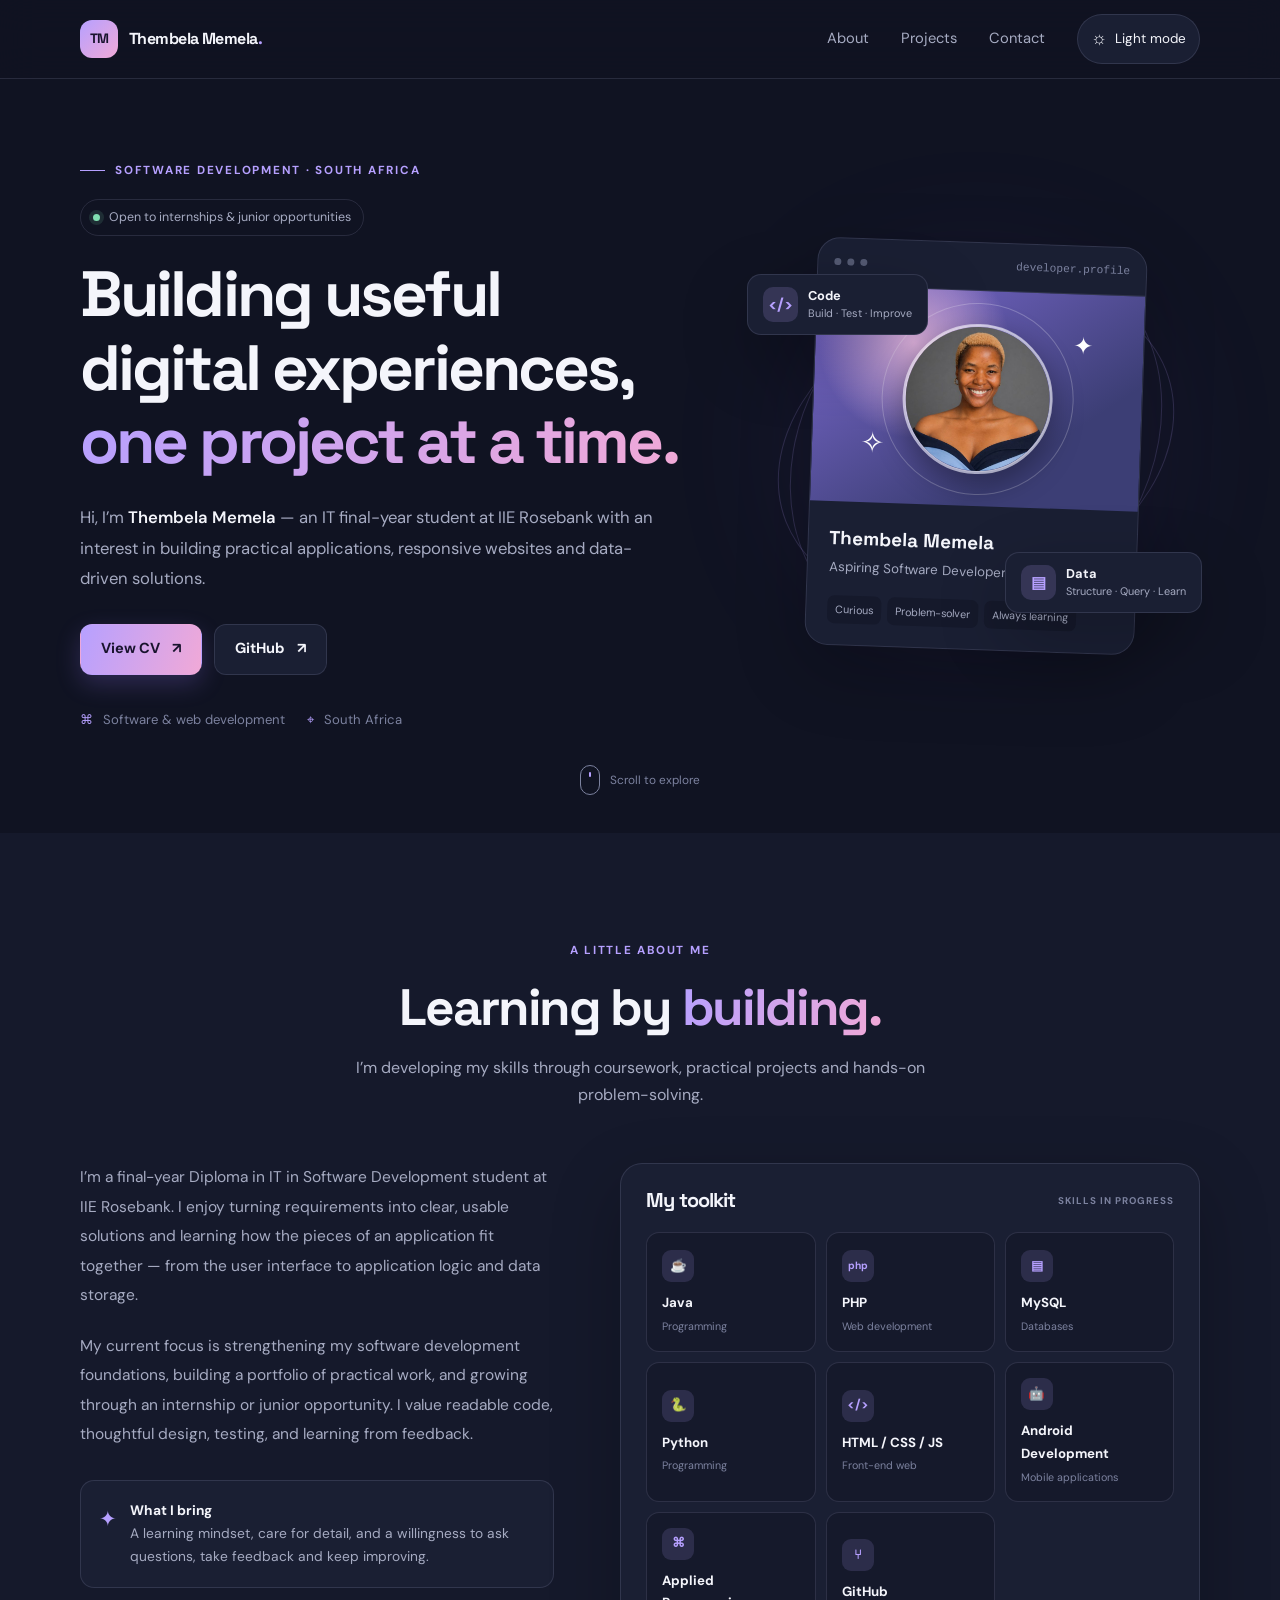
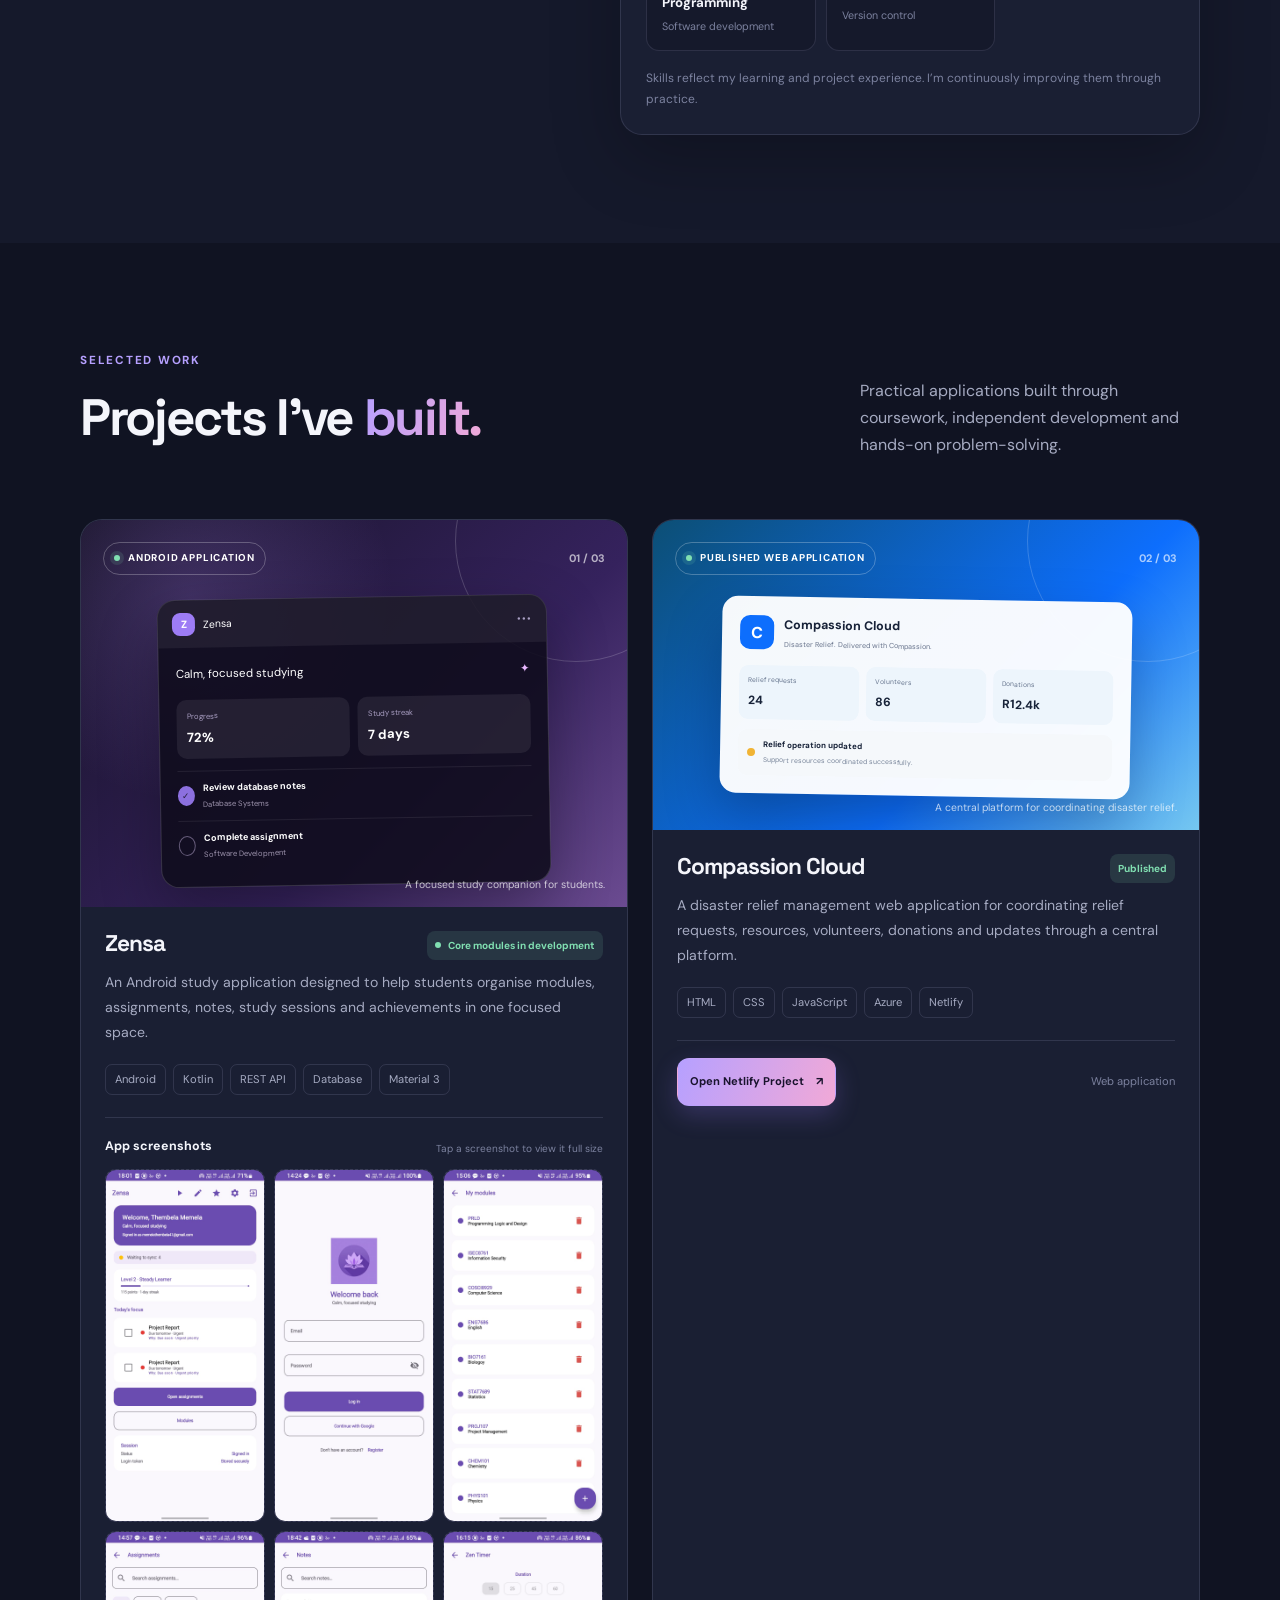
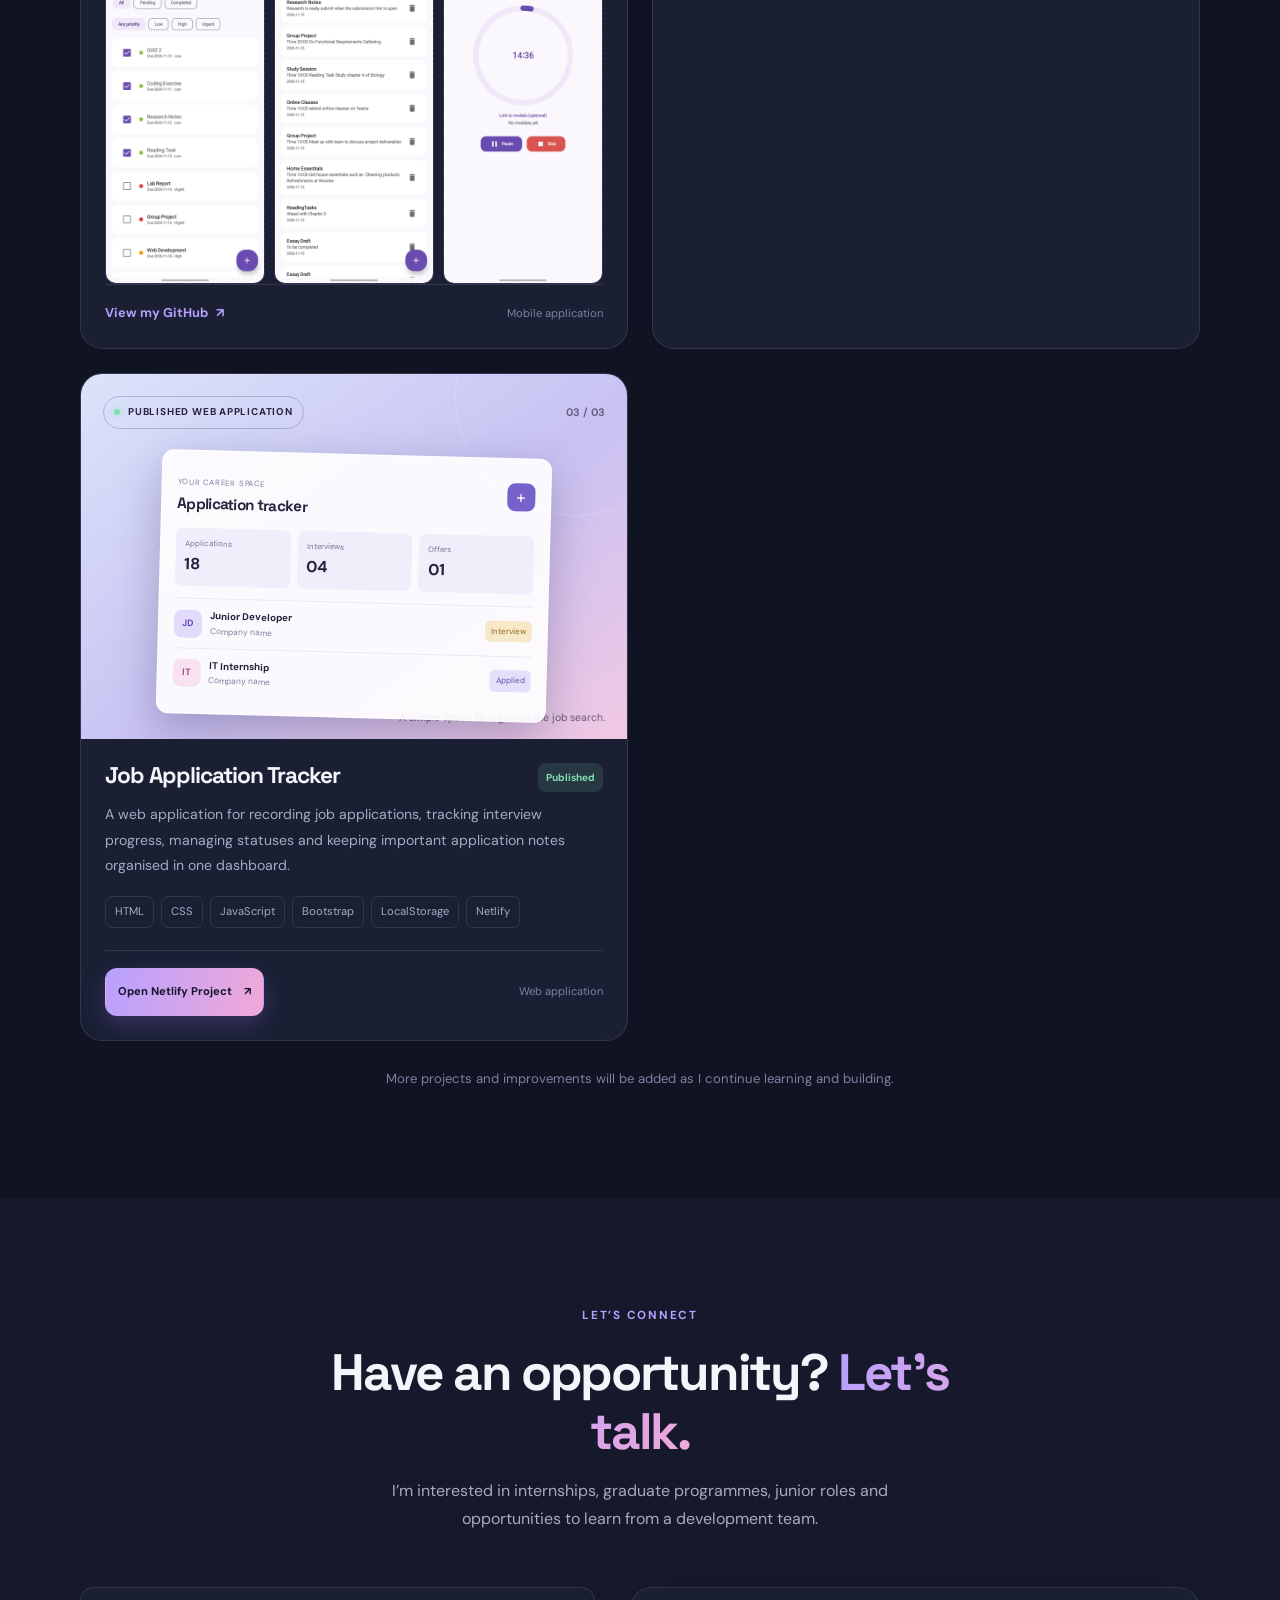
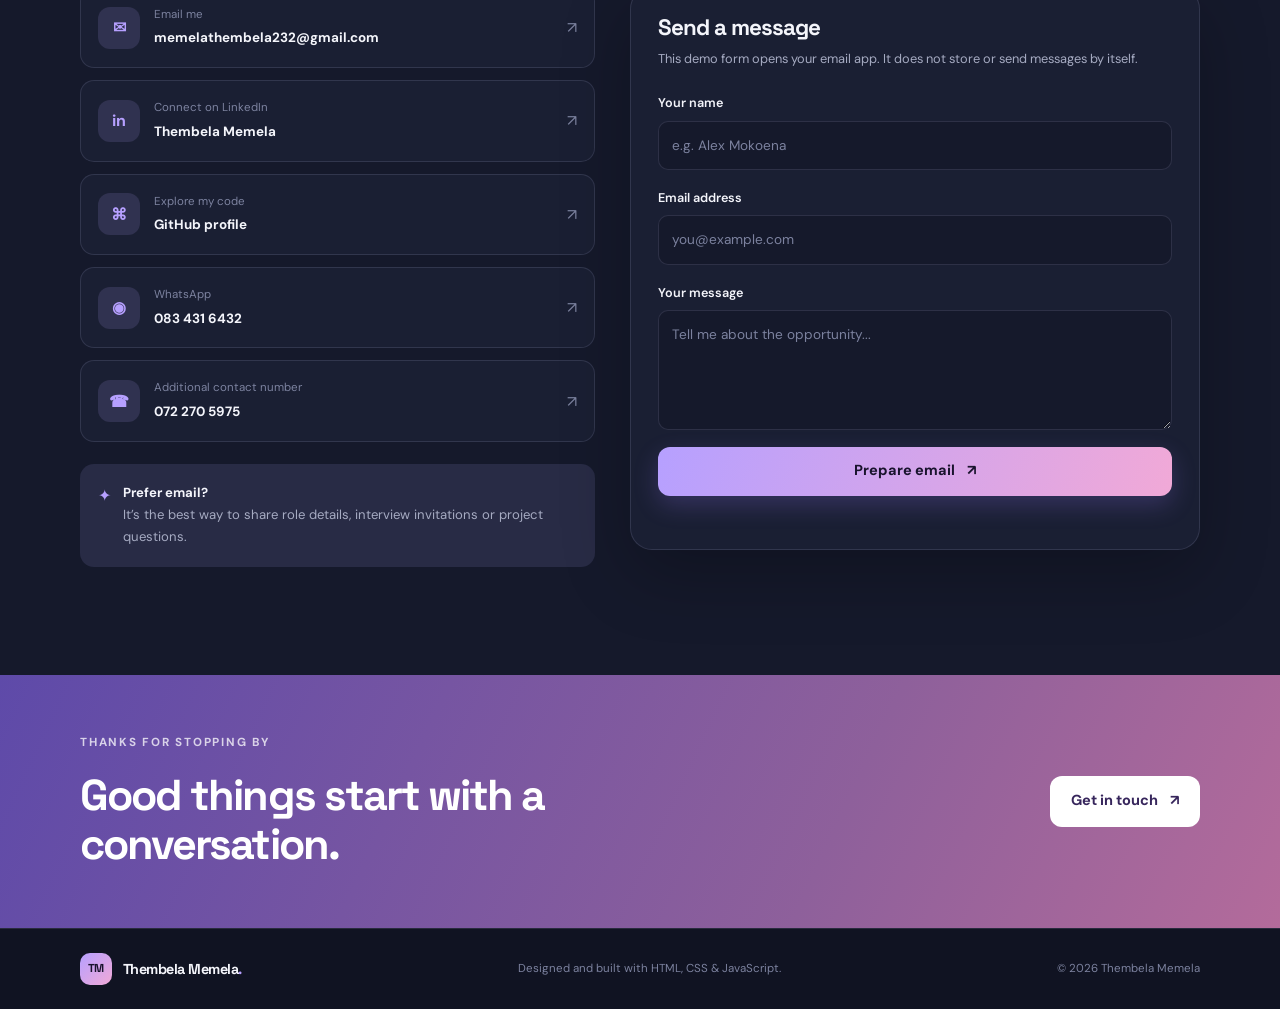
<file: thembela-portfolio-main/index.html>
<!DOCTYPE html>
<html lang="en">
<head>
  <meta charset="UTF-8">
  <meta name="viewport" content="width=device-width, initial-scale=1.0">
  <meta name="description" content="Thembela Memela — IT final-year student and aspiring software developer in South Africa. Explore projects, skills and contact details.">
  <meta name="theme-color" content="#101322">
  <title>Thembela Memela | Software Developer Portfolio</title>
  <link rel="preconnect" href="https://fonts.googleapis.com">
  <link rel="preconnect" href="https://fonts.gstatic.com" crossorigin>
  <link href="https://fonts.googleapis.com/css2?family=DM+Sans:wght@400;500;600;700&family=Space+Grotesk:wght@400;500;600;700&display=swap" rel="stylesheet">
  <link rel="stylesheet" href="style.css">
  <script>document.documentElement.classList.add('js');</script>
</head>
<body>
  <a class="skip-link" href="#main">Skip to content</a>
  <header class="site-header">
    <nav class="nav container" aria-label="Main navigation">
      <a class="brand" href="#home" aria-label="Thembela Memela home">
        <span class="brand-mark">TM</span><span>Thembela Memela<span class="brand-dot">.</span></span>
      </a>
      <button class="menu-toggle" id="menuToggle" aria-label="Open navigation menu" aria-expanded="false" aria-controls="navLinks">
        <span></span><span></span><span></span>
      </button>
      <div class="nav-links" id="navLinks">
        <a href="#about">About</a>
        <a href="#projects">Projects</a>
        <a href="#contact">Contact</a>
        <button class="theme-toggle" id="themeToggle" type="button" aria-label="Switch colour theme" title="Switch colour theme">
          <span id="themeIcon" aria-hidden="true">☼</span><span class="theme-label">Light mode</span>
        </button>
      </div>
    </nav>
  </header>

  <main id="main">
    <section class="hero section" id="home">
      <div class="container hero-grid">
        <div class="hero-copy">
          <p class="eyebrow"><span class="eyebrow-line"></span> SOFTWARE DEVELOPMENT · SOUTH AFRICA</p>
          <p class="availability"><span class="status-dot"></span> Open to internships & junior opportunities</p>
          <h1>Building useful digital experiences, <span class="gradient-text">one project at a time.</span></h1>
          <p class="hero-subtitle">Hi, I’m <strong>Thembela Memela</strong> — an IT final-year student at IIE Rosebank with an interest in building practical applications, responsive websites and data-driven solutions.</p>
          <div class="hero-actions">
            <!-- Add actual CV PDF at assets/cv.pdf before sharing this link. -->
            <a class="button button-primary" href="assets/cv.pdf" target="_blank" rel="noopener">View CV <span aria-hidden="true">↗</span></a>
            <!-- Replace the GitHub URL with profile URL. -->
            <a class="button button-secondary" href="https://github.com/memeladakalo" target="_blank" rel="noopener">GitHub <span aria-hidden="true">↗</span></a>
          </div>
          <div class="hero-meta">
            <span><span class="meta-icon">⌘</span> Software & web development</span>
            <span><span class="meta-icon">⌖</span> South Africa</span>
          </div>
        </div>
        <div class="hero-visual">
          <div class="visual-orbit orbit-one"></div><div class="visual-orbit orbit-two"></div>
          <div class="profile-card">
            <div class="profile-top"><span class="window-dot"></span><span class="window-dot"></span><span class="window-dot"></span><span class="profile-label">developer.profile</span></div>
            <div class="avatar-placeholder"><img class="avatar-photo" src="assets/Thembela.jpg" alt="Photo of Thembela Memela"><i class="avatar-spark spark-one">✦</i><i class="avatar-spark spark-two">✧</i></div>
            <div class="profile-details"><p class="profile-name">Thembela Memela</p><p class="profile-role">Aspiring Software Developer</p><div class="profile-tags"><span>Curious</span><span>Problem-solver</span><span>Always learning</span></div></div>
          </div>
          <div class="floating-chip chip-code"><span class="chip-icon">&lt;/&gt;</span><span><strong>Code</strong><small>Build · Test · Improve</small></span></div>
          <div class="floating-chip chip-db"><span class="chip-icon">▤</span><span><strong>Data</strong><small>Structure · Query · Learn</small></span></div>
          <div class="visual-glow"></div>
        </div>
      </div>
      <div class="container scroll-cue"><span></span> Scroll to explore</div>
    </section>

    <section class="section section-soft" id="about">
      <div class="container">
        <div class="section-heading"><p class="eyebrow">A LITTLE ABOUT ME</p><h2>Learning by <span class="gradient-text">building.</span></h2><p class="section-intro">I’m developing my skills through coursework, practical projects and hands-on problem-solving.</p></div>
        <div class="about-grid">
          <div class="about-copy">
            <p>I’m a final-year Diploma in IT in Software Development student at IIE Rosebank. I enjoy turning requirements into clear, usable solutions and learning how the pieces of an application fit together — from the user interface to application logic and data storage.</p>
            <p>My current focus is strengthening my software development foundations, building a portfolio of practical work, and growing through an internship or junior opportunity. I value readable code, thoughtful design, testing, and learning from feedback.</p>
            <div class="about-note"><span class="note-icon">✦</span><p><strong>What I bring</strong><br>A learning mindset, care for detail, and a willingness to ask questions, take feedback and keep improving.</p></div>
          </div>
          <div class="skills-panel">
            <div class="skills-panel-heading"><h3>My toolkit</h3><span class="small-label">SKILLS IN PROGRESS</span></div>
            <div class="skills-grid">
              <div class="skill-card"><span class="skill-symbol java">☕</span><span>Java</span><small>Programming</small></div>
              <div class="skill-card"><span class="skill-symbol php">php</span><span>PHP</span><small>Web development</small></div>
              <div class="skill-card"><span class="skill-symbol mysql">▤</span><span>MySQL</span><small>Databases</small></div>
              <div class="skill-card"><span class="skill-symbol python">🐍</span><span>Python</span><small>Programming</small></div>
              <div class="skill-card"><span class="skill-symbol web">&lt;/&gt;</span><span>HTML / CSS / JS</span><small>Front-end web</small></div>
              <div class="skill-card"><span class="skill-symbol android">🤖</span><span>Android Development</span><small>Mobile applications</small></div>
              <div class="skill-card"><span class="skill-symbol programming">⌘</span><span>Applied Programming</span><small>Software development</small></div>
              <div class="skill-card"><span class="skill-symbol git">⑂</span><span>GitHub</span><small>Version control</small></div>
             
            </div>
            <p class="skills-footnote">Skills reflect my learning and project experience. I’m continuously improving them through practice.</p>
          </div>
        </div>
      </div>
    </section>

    <section class="section" id="projects">
      <div class="container">
        <div class="section-heading section-heading-row"><div><p class="eyebrow">SELECTED WORK</p><h2>Projects I’ve <span class="gradient-text">built.</span></h2></div><p class="section-intro">Practical applications built through coursework, independent development and hands-on problem-solving.</p></div>
        <div class="projects-grid">

          <article class="project-card project-featured">
            <div class="project-art zensa-art">
              <div class="project-art-top"><span class="art-pill"><span class="art-dot"></span> ANDROID APPLICATION</span><span class="art-number">01 / 03</span></div>
              <div class="zensa-window">
                <div class="zensa-window-header"><span class="mini-logo">Z</span><span>Zensa</span><span class="mini-menu">•••</span></div>
                <div class="zensa-window-body">
                  <div class="zensa-greeting">Calm, focused studying <span>✦</span></div>
                  <div class="zensa-stat-row"><div><small>Progress</small><b>72%</b></div><div><small>Study streak</small><b>7 days</b></div></div>
                  <div class="zensa-task"><span class="task-check">✓</span><span><b>Review database notes</b><small>Database Systems</small></span></div>
                  <div class="zensa-task"><span class="task-check empty"></span><span><b>Complete assignment</b><small>Software Development</small></span></div>
                </div>
              </div>
              <div class="art-caption">A focused study companion for students.</div>
            </div>
            <div class="project-content">
              <div class="project-title-row"><h3>Zensa</h3><span class="status-badge"><span></span> Core modules in development</span></div>
              <p>An Android study application designed to help students organise modules, assignments, notes, study sessions and achievements in one focused space.</p>
              <div class="project-tags"><span>Android</span><span>Kotlin</span><span>REST API</span><span>Database</span><span>Material 3</span></div>
              <div class="zensa-gallery">
                <div class="gallery-heading"><span>App screenshots</span><small>Tap a screenshot to view it full size</small></div>
                <div class="gallery-grid">
                  <a href="assets/zensa-screenshots/Home.jpeg" target="_blank" rel="noopener"><img src="assets/zensa-screenshots/Home.jpeg" alt="Zensa Home Dashboard screenshot"></a>
                  <a href="assets/zensa-screenshots/Login.jpeg" target="_blank" rel="noopener"><img src="assets/zensa-screenshots/Login.jpeg" alt="Zensa Login screenshot"></a>
                  <a href="assets/zensa-screenshots/Modules.jpeg" target="_blank" rel="noopener"><img src="assets/zensa-screenshots/Modules.jpeg" alt="Zensa Modules screenshot"></a>
                  <a href="assets/zensa-screenshots/Assignments.jpeg" target="_blank" rel="noopener"><img src="assets/zensa-screenshots/Assignments.jpeg" alt="Zensa Assignments screenshot"></a>
                  <a href="assets/zensa-screenshots/Notes.jpeg" target="_blank" rel="noopener"><img src="assets/zensa-screenshots/Notes.jpeg" alt="Zensa Notes screenshot"></a>
                  <a href="assets/zensa-screenshots/Zen-Timer.jpeg" target="_blank" rel="noopener"><img src="assets/zensa-screenshots/Zen-Timer.jpeg" alt="Zensa Zen Timer screenshot"></a>
                </div>
              </div>
              <div class="project-footer"><a class="text-link" href="https://github.com/memeladakalo" target="_blank" rel="noopener">View my GitHub <span>↗</span></a><span class="project-type">Mobile application</span></div>
            </div>
          </article>

          <article class="project-card">
            <div class="project-art compassion-art">
              <div class="project-art-top"><span class="art-pill"><span class="art-dot"></span> PUBLISHED WEB APPLICATION</span><span class="art-number">02 / 03</span></div>
              <div class="compassion-window">
                <div class="compassion-header"><span class="compassion-logo">C</span><div><b>Compassion Cloud</b><small>Disaster Relief. Delivered with Compassion.</small></div></div>
                <div class="compassion-cards"><div><span>Relief requests</span><b>24</b></div><div><span>Volunteers</span><b>86</b></div><div><span>Donations</span><b>R12.4k</b></div></div>
                <div class="compassion-update"><span class="update-dot"></span><div><b>Relief operation updated</b><small>Support resources coordinated successfully.</small></div></div>
              </div>
              <div class="art-caption">A central platform for coordinating disaster relief.</div>
            </div>
            <div class="project-content">
              <div class="project-title-row"><h3>Compassion Cloud</h3><span class="upcoming-badge live-badge">Published</span></div>
              <p>A disaster relief management web application for coordinating relief requests, resources, volunteers, donations and updates through a central platform.</p>
              <div class="project-tags"><span>HTML</span><span>CSS</span><span>JavaScript</span><span>Azure</span><span>Netlify</span></div>
              <div class="project-footer"><a class="button button-small button-primary" href="https://app.netlify.com/projects/compassion-cloud/" target="_blank" rel="noopener">Open Netlify Project <span>↗</span></a><span class="project-type">Web application</span></div>
            </div>
          </article>

          <article class="project-card">
            <div class="project-art tracker-art">
              <div class="project-art-top"><span class="art-pill art-pill-light"><span class="art-dot"></span> PUBLISHED WEB APPLICATION</span><span class="art-number">03 / 03</span></div>
              <div class="tracker-window">
                <div class="tracker-heading"><div><small>YOUR CAREER SPACE</small><h4>Application tracker</h4></div><span class="tracker-plus">+</span></div>
                <div class="tracker-summary"><div><small>Applications</small><b>18</b></div><div><small>Interviews</small><b>04</b></div><div><small>Offers</small><b>01</b></div></div>
                <div class="tracker-row"><span class="company-icon">JD</span><span><b>Junior Developer</b><small>Company name</small></span><span class="tracker-status">Interview</span></div>
                <div class="tracker-row"><span class="company-icon company-icon-two">IT</span><span><b>IT Internship</b><small>Company name</small></span><span class="tracker-status tracker-status-two">Applied</span></div>
              </div>
              <div class="art-caption">A simple space to organise the job search.</div>
            </div>
            <div class="project-content">
              <div class="project-title-row"><h3>Job Application Tracker</h3><span class="upcoming-badge live-badge">Published</span></div>
              <p>A web application for recording job applications, tracking interview progress, managing statuses and keeping important application notes organised in one dashboard.</p>
              <div class="project-tags"><span>HTML</span><span>CSS</span><span>JavaScript</span><span>Bootstrap</span><span>LocalStorage</span><span>Netlify</span></div>
              <div class="project-footer"><a class="button button-small button-primary" href="https://app.netlify.com/projects/jobtracker-thembelamemela/" target="_blank" rel="noopener">Open Netlify Project <span>↗</span></a><span class="project-type">Web application</span></div>
            </div>
          </article>

        </div>
        <p class="projects-note">More projects and improvements will be added as I continue learning and building.</p>
      </div>
    </section>

    <section class="section section-soft" id="contact">
      <div class="container">
        <div class="section-heading"><p class="eyebrow">LET’S CONNECT</p><h2>Have an opportunity? <span class="gradient-text">Let’s talk.</span></h2><p class="section-intro">I’m interested in internships, graduate programmes, junior roles and opportunities to learn from a development team.</p></div>
        <div class="contact-grid">
          <div class="contact-details">
            <a class="contact-item" href="mailto:memelathembela41@gmail.com"><span class="contact-icon">✉</span><span><small>Email me</small><strong>memelathembela232@gmail.com</strong></span><span class="contact-arrow">↗</span></a>
            <a class="contact-item" href="https://www.linkedin.com/in/thembela-memela-561345296/?lipi=urn%3Ali%3Apage%3Ad_flagship3_feed%3BUPw34WKzQF6CInAVlhDSEg%3D%3D" target="_blank" rel="noopener"><span class="contact-icon">in</span><span><small>Connect on LinkedIn</small><strong>Thembela Memela</strong></span><span class="contact-arrow">↗</span></a>
            <a class="contact-item" href="https://github.com/memeladakalo" target="_blank" rel="noopener"><span class="contact-icon">⌘</span><span><small>Explore my code</small><strong>GitHub profile</strong></span><span class="contact-arrow">↗</span></a>
            <a class="contact-item" href="https://wa.me/27834316432" target="_blank" rel="noopener"><span class="contact-icon">◉</span><span><small>WhatsApp</small><strong>083 431 6432</strong></span><span class="contact-arrow">↗</span></a>
            <a class="contact-item" href="tel:+27722705975"><span class="contact-icon">☎</span><span><small>Additional contact number</small><strong>072 270 5975</strong></span><span class="contact-arrow">↗</span></a>
            <div class="contact-tip"><span>✦</span><p><strong>Prefer email?</strong><br>It’s the best way to share role details, interview invitations or project questions.</p></div>
          </div>
          <form class="contact-form" id="contactForm">
            <div class="form-heading"><h3>Send a message</h3><p>This demo form opens your email app. It does not store or send messages by itself.</p></div>
            <div class="form-row"><label for="name">Your name</label><input id="name" name="name" type="text" placeholder="e.g. Alex Mokoena" autocomplete="name" required></div>
            <div class="form-row"><label for="email">Email address</label><input id="email" name="email" type="email" placeholder="you@example.com" autocomplete="email" required></div>
            <div class="form-row"><label for="message">Your message</label><textarea id="message" name="message" rows="4" placeholder="Tell me about the opportunity..." required></textarea></div>
            <button class="button button-primary form-submit" type="submit">Prepare email <span aria-hidden="true">↗</span></button>
            <p class="form-feedback" id="formFeedback" role="status" aria-live="polite"></p>
          </form>
        </div>
      </div>
    </section>
    <section class="closing-cta"><div class="container closing-inner"><div><p class="eyebrow">THANKS FOR STOPPING BY</p><h2>Good things start with a conversation.</h2></div><a class="button button-light" href="mailto:memelathembela232@gmail.com">Get in touch <span>↗</span></a></div></section>
  </main>

  <footer class="site-footer"><div class="container footer-inner"><a class="brand footer-brand" href="#home"><span class="brand-mark">TM</span><span>Thembela Memela<span class="brand-dot">.</span></span></a><p>Designed and built with HTML, CSS & JavaScript.</p><p>© <span id="year"></span> Thembela Memela</p></div></footer>
  <script src="script.js"></script>
</body>
</html>
</file>
<file: thembela-portfolio-main/style.css>
/* Thembela Memela portfolio — edit colours here to personalise the site. */
:root {
  color-scheme: dark;
  --bg: #101322;
  --bg-soft: #15192b;
  --surface: #1a1f33;
  --surface-raised: #20263d;
  --text: #f4f5fb;
  --muted: #a6abc2;
  --subtle: #7c829f;
  --line: rgba(190, 190, 230, .14);
  --accent: #b6a0ff;
  --accent-strong: #9b7bff;
  --accent-pink: #f1a9d7;
  --success: #80dfb1;
  --shadow: 0 24px 70px rgba(0, 0, 0, .24);
  --radius: 22px;
  --container: 1120px;
}
:root[data-theme="light"] {
  color-scheme: light;
  --bg: #faf9ff;
  --bg-soft: #f1effa;
  --surface: #ffffff;
  --surface-raised: #f7f5ff;
  --text: #202036;
  --muted: #60627a;
  --subtle: #777991;
  --line: rgba(49, 42, 91, .13);
  --accent: #7553dc;
  --accent-strong: #6844d2;
  --accent-pink: #c65a9e;
  --success: #19865a;
  --shadow: 0 24px 70px rgba(47, 37, 91, .10);
}
* { box-sizing: border-box; }
html { scroll-behavior: smooth; scroll-padding-top: 88px; }
body { margin: 0; background: var(--bg); color: var(--text); font-family: "DM Sans", sans-serif; line-height: 1.7; transition: background .25s ease, color .25s ease; }
body, input, textarea, button { font-family: "DM Sans", sans-serif; }
a { color: inherit; text-decoration: none; }
button, input, textarea { font: inherit; }
button, a { -webkit-tap-highlight-color: transparent; }
button:focus-visible, a:focus-visible, input:focus-visible, textarea:focus-visible { outline: 3px solid var(--accent); outline-offset: 4px; }
.container { width: min(var(--container), calc(100% - 48px)); margin-inline: auto; }
.section { padding: 108px 0; }
.section-soft { background: var(--bg-soft); }
.skip-link { position: absolute; top: -50px; left: 16px; z-index: 1000; background: var(--accent); color: #171329; padding: 8px 14px; border-radius: 8px; }
.skip-link:focus { top: 12px; }
.site-header { position: sticky; top: 0; z-index: 100; border-bottom: 1px solid var(--line); background: color-mix(in srgb, var(--bg) 88%, transparent); backdrop-filter: blur(18px); }
.nav { min-height: 78px; display: flex; align-items: center; justify-content: space-between; gap: 28px; }
.brand { display: inline-flex; align-items: center; gap: 11px; font-family: "Space Grotesk", sans-serif; font-weight: 700; letter-spacing: -.035em; white-space: nowrap; }
.brand-mark { display: grid; place-items: center; width: 38px; height: 38px; border-radius: 12px; color: #19132d; background: linear-gradient(135deg, var(--accent), var(--accent-pink)); font-size: .85rem; letter-spacing: -.04em; }
.brand-dot { color: var(--accent); }
.nav-links { display: flex; align-items: center; gap: 32px; color: var(--muted); font-size: .92rem; }
.nav-links > a { transition: color .2s ease; }
.nav-links > a:hover { color: var(--text); }
.theme-toggle { display: inline-flex; align-items: center; gap: 8px; border: 1px solid var(--line); border-radius: 999px; background: var(--surface); color: var(--text); padding: 9px 13px; cursor: pointer; font-size: .84rem; }
.theme-toggle span:first-child { font-size: 1.1rem; }
.menu-toggle { display: none; border: 1px solid var(--line); background: var(--surface); border-radius: 10px; padding: 9px; cursor: pointer; }
.menu-toggle span { display: block; width: 21px; height: 2px; margin: 4px; background: var(--text); border-radius: 4px; }
.hero { min-height: 690px; padding-top: 82px; padding-bottom: 38px; overflow: hidden; position: relative; }
.hero-grid { display: grid; grid-template-columns: 1.15fr .85fr; gap: 64px; align-items: center; min-height: 520px; }
.eyebrow { display: flex; align-items: center; gap: 10px; margin: 0 0 18px; color: var(--accent); font-size: .73rem; font-weight: 700; letter-spacing: .15em; }
.eyebrow-line { width: 25px; height: 1px; background: var(--accent); }
.availability { display: inline-flex; align-items: center; gap: 9px; margin: 0 0 22px; padding: 7px 12px; border: 1px solid var(--line); border-radius: 999px; color: var(--muted); font-size: .78rem; }
.status-dot, .art-dot { width: 7px; height: 7px; background: var(--success); border-radius: 50%; box-shadow: 0 0 0 4px color-mix(in srgb, var(--success) 13%, transparent); }
h1, h2, h3, h4, p { margin-top: 0; }
h1, h2, h3, h4 { font-family: "Space Grotesk", sans-serif; line-height: 1.15; letter-spacing: -.045em; }
h1 { max-width: 700px; margin-bottom: 23px; font-size: clamp(2.65rem, 5vw, 4.55rem); font-weight: 700; }
.gradient-text { color: var(--accent); background: linear-gradient(110deg, var(--accent), var(--accent-pink)); -webkit-background-clip: text; background-clip: text; -webkit-text-fill-color: transparent; }
.hero-subtitle { max-width: 590px; margin-bottom: 30px; color: var(--muted); font-size: 1.04rem; line-height: 1.85; }
.hero-subtitle strong { color: var(--text); font-weight: 600; }
.hero-actions { display: flex; flex-wrap: wrap; gap: 12px; }
.button { display: inline-flex; align-items: center; justify-content: center; gap: 12px; min-height: 48px; padding: 12px 20px; border: 1px solid transparent; border-radius: 12px; font-weight: 700; font-size: .91rem; cursor: pointer; transition: transform .2s ease, box-shadow .2s ease, background .2s ease; }
.button:hover { transform: translateY(-2px); }
.button-primary { color: #19132d; background: linear-gradient(110deg, var(--accent), var(--accent-pink)); box-shadow: 0 9px 25px color-mix(in srgb, var(--accent-strong) 22%, transparent); }
.button-primary:hover { box-shadow: 0 12px 30px color-mix(in srgb, var(--accent-strong) 32%, transparent); }
.button-secondary { border-color: var(--line); background: var(--surface); color: var(--text); }
.hero-meta { display: flex; flex-wrap: wrap; gap: 22px; margin-top: 34px; color: var(--subtle); font-size: .82rem; }
.meta-icon { color: var(--accent); margin-right: 6px; }
.hero-visual { min-height: 450px; position: relative; display: grid; place-items: center; }
.visual-orbit { position: absolute; border: 1px solid color-mix(in srgb, var(--accent) 18%, transparent); border-radius: 50%; transform: rotate(-22deg); }
.orbit-one { width: 410px; height: 300px; }
.orbit-two { width: 340px; height: 420px; transform: rotate(38deg); }
.visual-glow { position: absolute; z-index: 0; width: 270px; height: 270px; background: var(--accent-strong); opacity: .15; filter: blur(100px); border-radius: 50%; }
.profile-card { position: relative; z-index: 2; width: min(330px, 82%); overflow: hidden; border: 1px solid var(--line); border-radius: 23px; background: var(--surface); box-shadow: var(--shadow); transform: rotate(2deg); }
.profile-top { display: flex; align-items: center; gap: 6px; padding: 14px 16px; border-bottom: 1px solid var(--line); }
.window-dot { width: 7px; height: 7px; border-radius: 50%; background: var(--subtle); opacity: .6; }
.profile-label { margin-left: auto; color: var(--subtle); font-family: monospace; font-size: .7rem; }
.avatar-placeholder { height: 215px; position: relative; display: grid; place-items: center; overflow: hidden; background: radial-gradient(circle at 30% 25%, #e7b9e6, transparent 34%), linear-gradient(145deg, #7d6bd2, #3c3e75 72%); }
.avatar-placeholder::before, .avatar-placeholder::after { content: ""; position: absolute; border: 1px solid rgba(255,255,255,.23); border-radius: 50%; }
.avatar-placeholder::before { width: 190px; height: 190px; }
.avatar-placeholder::after { width: 145px; height: 145px; }
.avatar-placeholder > span { display: grid; place-items: center; width: 112px; height: 112px; border-radius: 50%; background: rgba(255,255,255,.13); border: 1px solid rgba(255,255,255,.45); color: white; font-family: "Space Grotesk", sans-serif; font-size: 2.4rem; font-weight: 700; backdrop-filter: blur(6px); }
.avatar-spark { position: absolute; color: #fff; font-style: normal; }
.spark-one { top: 32px; right: 50px; font-size: 1.5rem; }.spark-two { bottom: 35px; left: 48px; font-size: 1.8rem; }
.profile-details { padding: 21px; }
.profile-name { margin-bottom: 2px; font-family: "Space Grotesk", sans-serif; font-size: 1.18rem; font-weight: 700; }
.profile-role { margin-bottom: 16px; color: var(--muted); font-size: .83rem; }
.profile-tags { display: flex; flex-wrap: wrap; gap: 6px; }
.profile-tags span { padding: 5px 8px; border-radius: 7px; background: var(--bg-soft); color: var(--muted); font-size: .67rem; }
.floating-chip { position: absolute; z-index: 3; display: flex; align-items: center; gap: 10px; padding: 12px 15px; border: 1px solid var(--line); border-radius: 14px; background: var(--surface); box-shadow: var(--shadow); }
.chip-code { top: 53px; left: -4px; }.chip-db { bottom: 58px; right: -2px; }
.chip-icon { display: grid; place-items: center; width: 35px; height: 35px; border-radius: 10px; background: color-mix(in srgb, var(--accent) 17%, transparent); color: var(--accent); font-weight: 700; }
.floating-chip strong, .floating-chip small { display: block; line-height: 1.45; }.floating-chip strong { font-size: .8rem; }.floating-chip small { color: var(--muted); font-size: .68rem; }
.scroll-cue { display: flex; align-items: center; justify-content: center; gap: 10px; padding-top: 34px; color: var(--subtle); font-size: .74rem; }
.scroll-cue span { width: 20px; height: 30px; border: 1px solid var(--subtle); border-radius: 999px; position: relative; }
.scroll-cue span::after { content: ""; position: absolute; top: 6px; left: 8px; width: 2px; height: 5px; border-radius: 3px; background: var(--accent); }
.section-heading { max-width: 680px; margin: 0 auto 55px; text-align: center; }
.section-heading .eyebrow { justify-content: center; }
.section-heading h2 { margin-bottom: 16px; font-size: clamp(2.2rem, 4vw, 3.25rem); }
.section-intro { max-width: 590px; margin: 0 auto; color: var(--muted); font-size: 1rem; }
.about-grid { display: grid; grid-template-columns: .9fr 1.1fr; gap: 66px; align-items: start; }
.about-copy { color: var(--muted); font-size: .97rem; line-height: 1.9; }
.about-copy p { margin-bottom: 21px; }
.about-note { display: flex; align-items: flex-start; gap: 13px; margin-top: 30px; padding: 18px; border: 1px solid var(--line); border-radius: 14px; background: var(--surface); }
.note-icon { color: var(--accent); font-size: 1.3rem; }.about-note p { margin: 0; font-size: .86rem; line-height: 1.7; }.about-note strong { color: var(--text); }
.skills-panel { padding: 25px; border: 1px solid var(--line); border-radius: var(--radius); background: var(--surface); box-shadow: var(--shadow); }
.skills-panel-heading { display: flex; align-items: center; justify-content: space-between; gap: 12px; margin-bottom: 20px; }
.skills-panel-heading h3 { margin: 0; font-size: 1.25rem; }.small-label { color: var(--subtle); font-size: .61rem; font-weight: 700; letter-spacing: .1em; }
.skills-grid { display: grid; grid-template-columns: repeat(3, 1fr); gap: 10px; }
.skill-card { display: flex; min-height: 120px; flex-direction: column; align-items: flex-start; justify-content: center; padding: 15px; border: 1px solid var(--line); border-radius: 13px; background: var(--bg-soft); }
.skill-symbol { display: grid; place-items: center; width: 32px; height: 32px; margin-bottom: 10px; border-radius: 9px; background: color-mix(in srgb, var(--accent) 15%, transparent); color: var(--accent); font-size: .83rem; font-weight: 700; }
.skill-symbol.php { font-size: .64rem; }.skill-card > span:nth-child(2) { font-size: .83rem; font-weight: 700; }.skill-card small { margin-top: 2px; color: var(--subtle); font-size: .67rem; }
.skills-footnote { margin: 17px 0 0; color: var(--subtle); font-size: .75rem; }
.section-heading-row { display: flex; align-items: end; justify-content: space-between; max-width: none; gap: 30px; text-align: left; }
.section-heading-row .eyebrow { justify-content: flex-start; }.section-heading-row .section-intro { max-width: 340px; margin: 0 0 5px; }
.projects-grid { display: grid; grid-template-columns: 1fr 1fr; gap: 24px; align-items: stretch; }
.project-card { overflow: hidden; border: 1px solid var(--line); border-radius: var(--radius); background: var(--surface); transition: transform .25s ease, border-color .25s ease; }
.project-card:hover { transform: translateY(-5px); border-color: color-mix(in srgb, var(--accent) 50%, var(--line)); }
.project-art { min-height: 310px; padding: 22px; position: relative; overflow: hidden; background: linear-gradient(145deg, #29264e, #3e326b 55%, #8c659c); }
.tracker-art { background: linear-gradient(145deg, #dbe4fa, #c8c2f3 55%, #f1c8e3); color: #26213e; }
.project-art::before { content: ""; position: absolute; width: 240px; height: 240px; border: 1px solid rgba(255,255,255,.18); border-radius: 50%; right: -70px; top: -100px; }
.project-art-top { position: relative; z-index: 1; display: flex; align-items: center; justify-content: space-between; gap: 12px; }
.art-pill { display: inline-flex; align-items: center; gap: 8px; padding: 7px 10px; border: 1px solid rgba(255,255,255,.25); border-radius: 999px; color: white; font-size: .62rem; font-weight: 700; letter-spacing: .08em; }
.art-pill .art-dot { width: 6px; height: 6px; }.art-number { color: rgba(255,255,255,.65); font-size: .68rem; font-weight: 700; }.art-pill-light { color: #29213d; border-color: rgba(41,33,61,.22); }.tracker-art .art-number { color: rgba(41,33,61,.6); }
.study-window, .tracker-window { position: relative; z-index: 1; width: 88%; max-width: 390px; margin: 25px auto 0; border: 1px solid rgba(255,255,255,.24); border-radius: 12px; overflow: hidden; background: rgba(20,19,43,.88); color: #f7f4ff; box-shadow: 0 15px 45px rgba(20,10,50,.25); transform: rotate(-2deg); }
.study-window-header { display: flex; align-items: center; gap: 8px; padding: 10px 13px; border-bottom: 1px solid rgba(255,255,255,.1); font-size: .7rem; font-weight: 700; }
.mini-logo { display: grid; place-items: center; width: 21px; height: 21px; border-radius: 7px; background: #b9a6ff; color: #241747; }.mini-menu { margin-left: auto; color: #a99cc9; letter-spacing: .1em; }
.study-window-body { padding: 13px; }.study-greeting { margin-bottom: 12px; font-size: .77rem; font-weight: 600; }.study-greeting span { color: #e5b4e5; }
.study-stat-row { display: grid; grid-template-columns: 1fr 1fr; gap: 8px; margin-bottom: 9px; }.study-stat { padding: 10px; border-radius: 8px; background: rgba(255,255,255,.07); }.study-stat small, .study-stat b { display: block; }.study-stat small { color: #b8b1d0; font-size: .55rem; }.study-stat b { margin: 2px 0 7px; font-size: 1.15rem; }.study-stat i { display: block; height: 3px; border-radius: 5px; background: linear-gradient(90deg, #b9a6ff, #efa9d8); }
.study-task { display: flex; align-items: center; gap: 8px; padding: 8px 0; border-top: 1px solid rgba(255,255,255,.08); }.task-check { display: grid; place-items: center; flex: 0 0 17px; height: 17px; border-radius: 5px; background: #b9a6ff; color: #292044; font-size: .65rem; }.task-check.empty { border: 1px solid #77718f; background: transparent; }.study-task b, .study-task small { display: block; }.study-task b { font-size: .61rem; }.study-task small { color: #aaa3c4; font-size: .54rem; }.task-time { margin-left: auto; color: #b9a6ff; font-size: .55rem; }
.art-caption { position: absolute; right: 22px; bottom: 13px; color: rgba(255,255,255,.72); font-size: .65rem; }.tracker-art .art-caption { color: rgba(41,33,61,.65); }
.tracker-window { padding: 15px; background: rgba(255,255,255,.9); color: #29213d; border-color: rgba(255,255,255,.8); transform: rotate(1.5deg); }.tracker-heading { display: flex; justify-content: space-between; align-items: center; margin-bottom: 15px; }.tracker-heading small { color: #817b9c; font-size: .48rem; letter-spacing: .1em; }.tracker-heading h4 { margin: 2px 0 0; font-size: .95rem; }.tracker-plus { display: grid; place-items: center; width: 28px; height: 28px; border-radius: 8px; background: #7662ca; color: white; font-size: 1.1rem; }
.tracker-summary { display: grid; grid-template-columns: repeat(3, 1fr); gap: 7px; margin-bottom: 12px; }.tracker-summary div { padding: 9px; border-radius: 7px; background: #f0eefb; }.tracker-summary small, .tracker-summary b { display: block; }.tracker-summary small { color: #7c7697; font-size: .49rem; }.tracker-summary b { font-size: 1rem; }
.tracker-row { display: flex; align-items: center; gap: 8px; padding: 9px 0; border-top: 1px solid #ebe8f6; }.company-icon { display: grid; place-items: center; width: 28px; height: 28px; border-radius: 8px; background: #e1dafa; color: #6850bb; font-size: .58rem; font-weight: 700; }.company-icon-two { background: #f8e1f0; color: #a04e84; }.tracker-row b, .tracker-row small { display: block; }.tracker-row b { font-size: .61rem; }.tracker-row small { color: #827d99; font-size: .52rem; }.tracker-status { margin-left: auto; padding: 4px 6px; border-radius: 5px; background: #f7e9c7; color: #8e6920; font-size: .5rem; }.tracker-status-two { background: #e4e0fa; color: #6652ac; }
.project-content { padding: 24px; }.project-title-row { display: flex; align-items: flex-start; justify-content: space-between; gap: 12px; }.project-title-row h3 { margin-bottom: 13px; font-size: 1.42rem; }.status-badge, .upcoming-badge { display: inline-flex; align-items: center; gap: 7px; padding: 6px 8px; border-radius: 8px; background: color-mix(in srgb, var(--success) 12%, transparent); color: var(--success); font-size: .63rem; font-weight: 700; white-space: nowrap; }.status-badge > span { width: 6px; height: 6px; border-radius: 50%; background: var(--success); }.upcoming-badge { background: color-mix(in srgb, var(--accent) 13%, transparent); color: var(--accent); }
.project-content > p { color: var(--muted); font-size: .88rem; line-height: 1.8; }.project-tags { display: flex; flex-wrap: wrap; gap: 7px; margin: 18px 0 22px; }.project-tags span { padding: 5px 9px; border: 1px solid var(--line); border-radius: 7px; color: var(--muted); font-size: .7rem; }
.project-footer { display: flex; align-items: center; justify-content: space-between; gap: 12px; padding-top: 17px; border-top: 1px solid var(--line); }.text-link { color: var(--accent); font-size: .8rem; font-weight: 700; }.text-link span { margin-left: 5px; }.project-type, .muted-link { color: var(--subtle); font-size: .7rem; }.project-disclaimer { margin: 12px 0 0 !important; color: var(--subtle) !important; font-size: .7rem !important; }.projects-note { margin: 27px 0 0; color: var(--subtle); text-align: center; font-size: .82rem; }
.contact-grid { display: grid; grid-template-columns: .95fr 1.05fr; gap: 35px; align-items: start; }.contact-details { display: grid; gap: 12px; }.contact-item { display: flex; align-items: center; gap: 14px; padding: 17px; border: 1px solid var(--line); border-radius: 14px; background: var(--surface); transition: transform .2s ease, border-color .2s ease; }.contact-item:hover { transform: translateX(3px); border-color: color-mix(in srgb, var(--accent) 50%, var(--line)); }.contact-icon { display: grid; place-items: center; flex: 0 0 42px; height: 42px; border-radius: 12px; background: color-mix(in srgb, var(--accent) 14%, transparent); color: var(--accent); font-weight: 700; }.contact-item > span:nth-child(2) { min-width: 0; }.contact-item small, .contact-item strong { display: block; }.contact-item small { margin-bottom: 3px; color: var(--subtle); font-size: .72rem; }.contact-item strong { overflow-wrap: anywhere; font-size: .84rem; }.contact-arrow { margin-left: auto; color: var(--subtle); }.contact-tip { display: flex; gap: 12px; margin-top: 10px; padding: 18px; border-radius: 14px; background: color-mix(in srgb, var(--accent) 9%, var(--surface)); color: var(--muted); }.contact-tip > span { color: var(--accent); }.contact-tip p { margin: 0; font-size: .82rem; }.contact-tip strong { color: var(--text); }
.contact-form { padding: 27px; border: 1px solid var(--line); border-radius: var(--radius); background: var(--surface); box-shadow: var(--shadow); }.form-heading h3 { margin-bottom: 7px; font-size: 1.4rem; }.form-heading p { margin-bottom: 23px; color: var(--muted); font-size: .8rem; }.form-row { display: grid; gap: 7px; margin-bottom: 17px; }.form-row label { font-size: .79rem; font-weight: 600; }.form-row input, .form-row textarea { width: 100%; padding: 12px 13px; border: 1px solid var(--line); border-radius: 10px; outline: none; background: var(--bg-soft); color: var(--text); font-size: .85rem; transition: border-color .2s ease; }.form-row input::placeholder, .form-row textarea::placeholder { color: var(--subtle); }.form-row input:focus, .form-row textarea:focus { border-color: var(--accent); }.form-row textarea { resize: vertical; min-height: 120px; }.form-submit { width: 100%; border: 0; }.form-feedback { min-height: 1.3em; margin: 10px 0 0; color: var(--success); font-size: .78rem; }
.closing-cta { padding: 58px 0; background: linear-gradient(115deg, #5e4aa9, #8e609b 65%, #b36b9b); color: white; }.closing-inner { display: flex; align-items: center; justify-content: space-between; gap: 25px; }.closing-inner .eyebrow { color: rgba(255,255,255,.75); }.closing-inner h2 { max-width: 570px; margin: 0; font-size: clamp(1.8rem, 3.5vw, 2.7rem); }.button-light { flex: 0 0 auto; background: white; color: #37265c; }.site-footer { padding: 24px 0; border-top: 1px solid var(--line); background: var(--bg); }.footer-inner { display: flex; align-items: center; justify-content: space-between; gap: 18px; }.footer-brand .brand-mark { width: 32px; height: 32px; border-radius: 10px; font-size: .72rem; }.footer-brand { font-size: .9rem; }.footer-inner > p { margin: 0; color: var(--subtle); font-size: .72rem; text-align: center; }
.js .hero-copy, .js .hero-visual, .js .section-heading, .js .about-grid, .js .project-card, .js .contact-grid { animation: rise-in .7s ease both; }
@keyframes rise-in { from { opacity: 0; transform: translateY(14px); } to { opacity: 1; transform: translateY(0); } }
@media (prefers-reduced-motion: reduce) { *, *::before, *::after { scroll-behavior: auto !important; animation-duration: .01ms !important; animation-iteration-count: 1 !important; transition-duration: .01ms !important; } }
@media (max-width: 980px) {
  .hero-grid { gap: 28px; grid-template-columns: 1.05fr .95fr; }.hero-visual { transform: scale(.9); }.chip-code { left: -18px; }.chip-db { right: -15px; }
  .about-grid { gap: 35px; }.skills-grid { grid-template-columns: repeat(2, 1fr); }.project-title-row { flex-direction: column; gap: 0; }.project-title-row h3 { margin-bottom: 10px; }.project-art { min-height: 290px; }
}
@media (max-width: 760px) {
  .container { width: min(100% - 36px, var(--container)); }.section { padding: 78px 0; }.nav { min-height: 70px; }.menu-toggle { display: block; }.nav-links { display: none; position: absolute; top: calc(100% + 1px); left: 0; right: 0; padding: 18px 24px 22px; flex-direction: column; align-items: stretch; gap: 0; border-bottom: 1px solid var(--line); background: var(--bg); box-shadow: var(--shadow); }.nav-links.open { display: flex; }.nav-links > a { padding: 12px 0; }.theme-toggle { justify-content: center; margin-top: 10px; }
  .hero { padding-top: 58px; }.hero-grid { grid-template-columns: 1fr; gap: 10px; }.hero-copy { max-width: 650px; }.hero-visual { min-height: 390px; transform: none; margin-top: 10px; }.profile-card { width: 300px; }.avatar-placeholder { height: 185px; }.orbit-one { width: 350px; height: 260px; }.orbit-two { width: 290px; height: 350px; }.chip-code { top: 35px; left: max(0px, calc(50% - 190px)); }.chip-db { bottom: 35px; right: max(0px, calc(50% - 185px)); }.scroll-cue { padding-top: 25px; }
  .about-grid, .contact-grid { grid-template-columns: 1fr; gap: 30px; }.section-heading { margin-bottom: 38px; }.section-heading-row { display: block; }.section-heading-row .section-intro { margin: 0; }.projects-grid { grid-template-columns: 1fr; }.project-art { min-height: 320px; }.project-title-row { flex-direction: row; align-items: center; }.project-content { padding: 22px; }
  .closing-inner { align-items: flex-start; flex-direction: column; }.footer-inner { flex-wrap: wrap; justify-content: center; }.footer-inner > p { flex: 1 1 100%; }
}
@media (max-width: 420px) {
  .container { width: calc(100% - 30px); }.hero { padding-top: 45px; }h1 { font-size: 2.5rem; }.hero-meta { gap: 10px 16px; }.hero-visual { min-height: 360px; }.profile-card { width: 270px; }.avatar-placeholder { height: 165px; }.profile-details { padding: 16px; }.chip-code { left: -2px; }.chip-db { right: -2px; }.floating-chip { padding: 9px 10px; }.floating-chip small { font-size: .61rem; }.chip-icon { width: 30px; height: 30px; }.skills-panel { padding: 17px; }.skills-grid { gap: 8px; }.skill-card { min-height: 108px; padding: 11px; }.project-art { min-height: 295px; padding: 16px; }.study-window, .tracker-window { width: 95%; }.project-title-row { align-items: flex-start; flex-direction: column; }.contact-form { padding: 20px; }.contact-item { padding: 13px; gap: 10px; }.contact-icon { flex-basis: 37px; height: 37px; }.contact-item strong { font-size: .77rem; }
}

/* Project showcase additions */
.zensa-art { background: radial-gradient(circle at 20% 20%, rgba(178, 137, 255, .22), transparent 38%), linear-gradient(135deg, #171327, #35225d 62%, #6b4b91); }
.zensa-window { width: min(82%, 390px); margin: 22px auto 0; border: 1px solid rgba(255,255,255,.15); border-radius: 18px; overflow: hidden; background: rgba(16, 13, 29, .9); box-shadow: 0 25px 60px rgba(0,0,0,.3); transform: rotate(-1deg); }
.zensa-window-header { display:flex; align-items:center; gap:8px; padding:12px 14px; color:#fff; font-size:.65rem; background:rgba(255,255,255,.06); }
.zensa-window-header .mini-logo { display:grid; place-items:center; width:23px; height:23px; border-radius:8px; background:#9d7cf5; color:#fff; font-weight:800; }
.zensa-window-header .mini-menu { margin-left:auto; color:#a99ec2; }
.zensa-window-body { padding:17px; color:#fff; }
.zensa-greeting { display:flex; justify-content:space-between; font-size:.72rem; margin-bottom:15px; }
.zensa-greeting span { color:#e8b7ff; }
.zensa-stat-row { display:grid; grid-template-columns:1fr 1fr; gap:8px; margin-bottom:12px; }
.zensa-stat-row div { padding:10px; border-radius:10px; background:rgba(255,255,255,.07); }
.zensa-stat-row small, .zensa-stat-row b { display:block; }
.zensa-stat-row small { color:#a99ec2; font-size:.48rem; }
.zensa-stat-row b { margin-top:4px; font-size:.82rem; }
.zensa-task { display:flex; align-items:center; gap:8px; padding:9px 0; border-top:1px solid rgba(255,255,255,.08); }
.zensa-task .task-check { display:grid; place-items:center; width:20px; height:20px; border-radius:50%; background:#8c70df; font-size:.55rem; }
.zensa-task .task-check.empty { background:transparent; border:1px solid #655b79; }
.zensa-task b, .zensa-task small { display:block; }
.zensa-task b { font-size:.57rem; }
.zensa-task small { margin-top:2px; color:#9d93ad; font-size:.48rem; }
.zensa-gallery { margin-top:22px; padding-top:18px; border-top:1px solid var(--line); }
.gallery-heading { display:flex; align-items:flex-end; justify-content:space-between; gap:12px; margin-bottom:12px; }
.gallery-heading span { font-size:.78rem; font-weight:700; }
.gallery-heading small { color:var(--subtle); font-size:.63rem; text-align:right; }
.gallery-heading code { color:var(--accent); }
.gallery-grid { display:grid; grid-template-columns:repeat(3, 1fr); gap:9px; }
.gallery-grid a { display:block; min-height:150px; border:1px dashed var(--line); border-radius:11px; overflow:hidden; background:color-mix(in srgb, var(--accent) 7%, var(--surface)); }
.gallery-grid img { width:100%; height:100%; min-height:150px; display:block; object-fit:cover; transition:transform .25s ease; }
.gallery-grid a:hover img { transform:scale(1.03); }
.gallery-grid a:not(:has(img[src])) { display:none; }
.compassion-art { background:linear-gradient(135deg, #0c4f75, #0d6efd 62%, #75c7f0); }
.compassion-window { width:min(84%, 410px); margin:24px auto 0; padding:18px; border-radius:16px; background:rgba(255,255,255,.96); color:#172238; box-shadow:0 25px 55px rgba(0,0,0,.25); transform:rotate(1deg); }
.compassion-header { display:flex; gap:10px; align-items:center; }
.compassion-logo { display:grid; place-items:center; width:34px; height:34px; border-radius:10px; background:#0d6efd; color:#fff; font-weight:800; }
.compassion-header b, .compassion-header small { display:block; }
.compassion-header b { font-size:.78rem; }
.compassion-header small { margin-top:3px; color:#68748c; font-size:.45rem; }
.compassion-cards { display:grid; grid-template-columns:repeat(3,1fr); gap:7px; margin:15px 0 10px; }
.compassion-cards div { padding:9px; border-radius:9px; background:#edf5fc; }
.compassion-cards span, .compassion-cards b { display:block; }
.compassion-cards span { color:#66758e; font-size:.42rem; }
.compassion-cards b { margin-top:4px; font-size:.75rem; }
.compassion-update { display:flex; gap:8px; align-items:center; padding:9px; border-radius:9px; background:#f5f8fb; }
.update-dot { width:8px; height:8px; border-radius:50%; background:#f1b434; }
.compassion-update b, .compassion-update small { display:block; }
.compassion-update b { font-size:.5rem; }
.compassion-update small { margin-top:2px; color:#78859a; font-size:.43rem; }
.live-badge { color:var(--success); background:color-mix(in srgb, var(--success) 13%, transparent); }
.button-small { padding:9px 12px; font-size:.7rem; }
@media (max-width:760px) { .gallery-grid { grid-template-columns:repeat(2,1fr); } }
@media (max-width:420px) { .gallery-grid { grid-template-columns:1fr; } .gallery-grid a { min-height:210px; } .gallery-grid img { min-height:210px; } .gallery-heading { align-items:flex-start; flex-direction:column; } .gallery-heading small { text-align:left; } }

/* Profile photo inside the hero card (replaces the TM initials) */
.avatar-photo { position: relative; z-index: 1; width: 150px; height: 150px; border-radius: 50%; object-fit: cover; object-position: center 20%; border: 3px solid rgba(255,255,255,.55); box-shadow: 0 10px 30px rgba(0,0,0,.35); }
@media (max-width: 900px) { .avatar-photo { width: 135px; height: 135px; } }
@media (max-width: 480px) { .avatar-photo { width: 120px; height: 120px; } }
</file>
